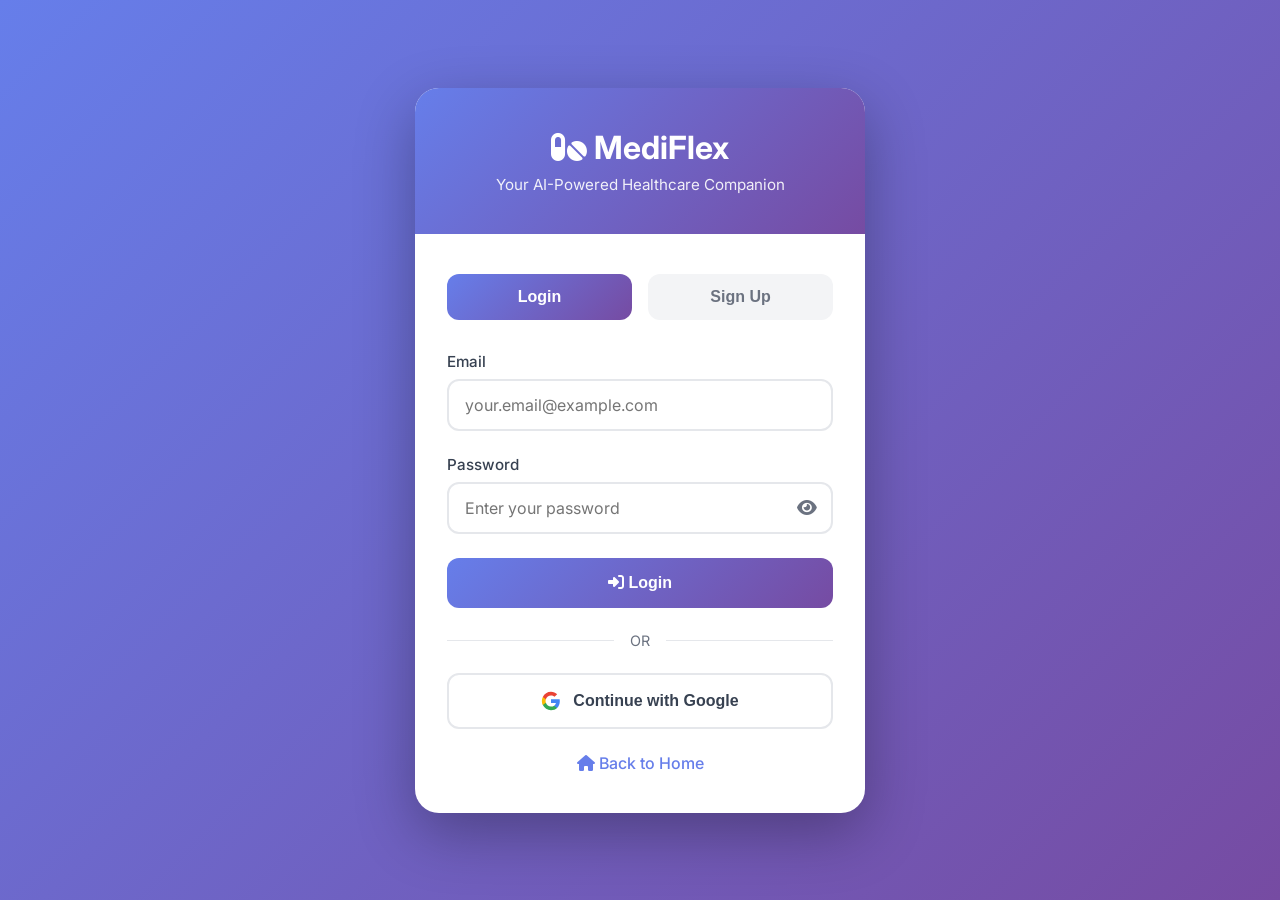
<file: templates/login.html>
<!DOCTYPE html>
<html lang="en">
<head>
    <meta charset="UTF-8">
    <meta name="viewport" content="width=device-width, initial-scale=1.0">
    <title>Login - MediFlex</title>
    <link rel="icon" type="image/png" href="{{ url_for('static', filename='logo.png') }}">
    <link href="https://fonts.googleapis.com/css2?family=Inter:wght@300;400;500;600;700&display=swap" rel="stylesheet">
    <link rel="stylesheet" href="https://cdnjs.cloudflare.com/ajax/libs/font-awesome/6.4.0/css/all.min.css">
    <style>
        * {
            margin: 0;
            padding: 0;
            box-sizing: border-box;
        }

        body {
            font-family: 'Inter', sans-serif;
            background: linear-gradient(135deg, #667eea 0%, #764ba2 100%);
            min-height: 100vh;
            display: flex;
            align-items: center;
            justify-content: center;
            padding: 2rem;
        }

        .auth-container {
            background: white;
            border-radius: 1.5rem;
            box-shadow: 0 20px 60px rgba(0, 0, 0, 0.3);
            max-width: 450px;
            width: 100%;
            overflow: hidden;
        }

        .auth-header {
            background: linear-gradient(135deg, #667eea 0%, #764ba2 100%);
            color: white;
            padding: 2.5rem 2rem;
            text-align: center;
        }

        .auth-header h1 {
            font-size: 2rem;
            margin-bottom: 0.5rem;
        }

        .auth-header p {
            opacity: 0.9;
            font-size: 0.95rem;
        }

        .auth-body {
            padding: 2.5rem 2rem;
        }

        .tab-buttons {
            display: flex;
            gap: 1rem;
            margin-bottom: 2rem;
        }

        .tab-btn {
            flex: 1;
            padding: 0.875rem;
            border: none;
            background: #f3f4f6;
            color: #6b7280;
            font-weight: 600;
            border-radius: 0.75rem;
            cursor: pointer;
            transition: all 0.3s ease;
            font-size: 1rem;
        }

        .tab-btn.active {
            background: linear-gradient(135deg, #667eea 0%, #764ba2 100%);
            color: white;
        }

        .tab-content {
            display: none;
        }

        .tab-content.active {
            display: block;
            animation: fadeIn 0.3s ease;
        }

        @keyframes fadeIn {
            from { opacity: 0; transform: translateY(-10px); }
            to { opacity: 1; transform: translateY(0); }
        }

        .form-group {
            margin-bottom: 1.5rem;
        }

        .form-group label {
            display: block;
            margin-bottom: 0.5rem;
            color: #374151;
            font-weight: 500;
            font-size: 0.95rem;
        }

        .form-input {
            width: 100%;
            padding: 0.875rem 1rem;
            border: 2px solid #e5e7eb;
            border-radius: 0.75rem;
            font-size: 1rem;
            transition: all 0.3s ease;
            font-family: 'Inter', sans-serif;
        }

        .form-input:focus {
            outline: none;
            border-color: #667eea;
            box-shadow: 0 0 0 3px rgba(102, 126, 234, 0.1);
        }

        .password-wrapper {
            position: relative;
        }

        .password-toggle {
            position: absolute;
            right: 1rem;
            top: 50%;
            transform: translateY(-50%);
            background: none;
            border: none;
            color: #6b7280;
            cursor: pointer;
            font-size: 1.1rem;
        }

        .btn-primary {
            width: 100%;
            padding: 1rem;
            background: linear-gradient(135deg, #667eea 0%, #764ba2 100%);
            color: white;
            border: none;
            border-radius: 0.75rem;
            font-weight: 600;
            font-size: 1rem;
            cursor: pointer;
            transition: all 0.3s ease;
        }

        .btn-primary:hover {
            transform: translateY(-2px);
            box-shadow: 0 10px 20px rgba(102, 126, 234, 0.4);
        }

        .btn-primary:disabled {
            opacity: 0.6;
            cursor: not-allowed;
            transform: none;
        }

        .divider {
            display: flex;
            align-items: center;
            text-align: center;
            margin: 1.5rem 0;
            color: #6b7280;
            font-size: 0.9rem;
        }

        .divider::before,
        .divider::after {
            content: '';
            flex: 1;
            border-bottom: 1px solid #e5e7eb;
        }

        .divider span {
            padding: 0 1rem;
        }

        .google-btn {
            width: 100%;
            padding: 1rem;
            background: white;
            color: #374151;
            border: 2px solid #e5e7eb;
            border-radius: 0.75rem;
            font-weight: 600;
            font-size: 1rem;
            cursor: pointer;
            transition: all 0.3s ease;
            display: flex;
            align-items: center;
            justify-content: center;
            gap: 0.75rem;
        }

        .google-btn:hover {
            border-color: #667eea;
            background: #f9fafb;
        }

        .google-icon {
            width: 20px;
            height: 20px;
        }

        .alert {
            padding: 1rem;
            border-radius: 0.75rem;
            margin-bottom: 1.5rem;
            font-size: 0.95rem;
        }

        .alert-success {
            background: #d1fae5;
            color: #065f46;
            border: 1px solid #6ee7b7;
        }

        .alert-error {
            background: #fee2e2;
            color: #991b1b;
            border: 1px solid #fca5a5;
        }

        .alert-info {
            background: #dbeafe;
            color: #1e40af;
            border: 1px solid #93c5fd;
        }

        .home-link {
            text-align: center;
            margin-top: 1.5rem;
        }

        .home-link a {
            color: #667eea;
            text-decoration: none;
            font-weight: 500;
        }

        .home-link a:hover {
            text-decoration: underline;
        }

        .verification-section {
            display: none;
        }

        .verification-section.active {
            display: block;
            animation: fadeIn 0.3s ease;
        }

        .otp-input {
            text-align: center;
            font-size: 1.5rem;
            letter-spacing: 0.5rem;
            font-weight: 600;
        }

        .resend-link {
            text-align: center;
            margin-top: 1rem;
            color: #6b7280;
            font-size: 0.9rem;
        }

        .resend-link button {
            background: none;
            border: none;
            color: #667eea;
            font-weight: 600;
            cursor: pointer;
            text-decoration: underline;
        }

        .loading {
            display: inline-block;
            width: 16px;
            height: 16px;
            border: 2px solid rgba(255, 255, 255, 0.3);
            border-radius: 50%;
            border-top-color: white;
            animation: spin 0.6s linear infinite;
        }

        @keyframes spin {
            to { transform: rotate(360deg); }
        }
    </style>
</head>
<body>
    <div class="auth-container">
        <div class="auth-header">
            <h1><i class="fas fa-pills"></i> MediFlex</h1>
            <p>Your AI-Powered Healthcare Companion</p>
        </div>

        <div class="auth-body">
            <div id="alertBox"></div>

            <!-- Login/Signup Tabs -->
            <div id="authTabs">
                <div class="tab-buttons">
                    <button class="tab-btn active" onclick="switchTab('login')">Login</button>
                    <button class="tab-btn" onclick="switchTab('signup')">Sign Up</button>
                </div>

                <!-- Login Form -->
                <div id="loginTab" class="tab-content active">
                    <form id="loginForm" onsubmit="handleLogin(event)">
                        <div class="form-group">
                            <label for="loginEmail">Email</label>
                            <input type="email" id="loginEmail" class="form-input" required placeholder="your.email@example.com">
                        </div>
                        <div class="form-group">
                            <label for="loginPassword">Password</label>
                            <div class="password-wrapper">
                                <input type="password" id="loginPassword" class="form-input" required placeholder="Enter your password">
                                <button type="button" class="password-toggle" onclick="togglePassword('loginPassword')">
                                    <i class="fas fa-eye"></i>
                                </button>
                            </div>
                        </div>
                        <button type="submit" class="btn-primary" id="loginBtn">
                            <i class="fas fa-sign-in-alt"></i> Login
                        </button>
                    </form>

                    <div class="divider"><span>OR</span></div>

                    <button onclick="googleLogin()" class="google-btn">
                        <svg class="google-icon" viewBox="0 0 24 24">
                            <path fill="#4285F4" d="M22.56 12.25c0-.78-.07-1.53-.2-2.25H12v4.26h5.92c-.26 1.37-1.04 2.53-2.21 3.31v2.77h3.57c2.08-1.92 3.28-4.74 3.28-8.09z"/>
                            <path fill="#34A853" d="M12 23c2.97 0 5.46-.98 7.28-2.66l-3.57-2.77c-.98.66-2.23 1.06-3.71 1.06-2.86 0-5.29-1.93-6.16-4.53H2.18v2.84C3.99 20.53 7.7 23 12 23z"/>
                            <path fill="#FBBC05" d="M5.84 14.09c-.22-.66-.35-1.36-.35-2.09s.13-1.43.35-2.09V7.07H2.18C1.43 8.55 1 10.22 1 12s.43 3.45 1.18 4.93l2.85-2.22.81-.62z"/>
                            <path fill="#EA4335" d="M12 5.38c1.62 0 3.06.56 4.21 1.64l3.15-3.15C17.45 2.09 14.97 1 12 1 7.7 1 3.99 3.47 2.18 7.07l3.66 2.84c.87-2.6 3.3-4.53 6.16-4.53z"/>
                        </svg>
                        Continue with Google
                    </button>
                </div>

                <!-- Signup Form -->
                <div id="signupTab" class="tab-content">
                    <form id="signupForm" onsubmit="handleSignup(event)">
                        <div class="form-group">
                            <label for="signupName">Full Name</label>
                            <input type="text" id="signupName" class="form-input" required placeholder="John Doe">
                        </div>
                        <div class="form-group">
                            <label for="signupEmail">Email</label>
                            <input type="email" id="signupEmail" class="form-input" required placeholder="your.email@example.com">
                        </div>
                        <div class="form-group">
                            <label for="signupPassword">Password</label>
                            <div class="password-wrapper">
                                <input type="password" id="signupPassword" class="form-input" required placeholder="At least 6 characters">
                                <button type="button" class="password-toggle" onclick="togglePassword('signupPassword')">
                                    <i class="fas fa-eye"></i>
                                </button>
                            </div>
                        </div>
                        <button type="submit" class="btn-primary" id="signupBtn">
                            <i class="fas fa-user-plus"></i> Create Account
                        </button>
                    </form>

                    <div class="divider"><span>OR</span></div>

                    <button onclick="googleLogin()" class="google-btn">
                        <svg class="google-icon" viewBox="0 0 24 24">
                            <path fill="#4285F4" d="M22.56 12.25c0-.78-.07-1.53-.2-2.25H12v4.26h5.92c-.26 1.37-1.04 2.53-2.21 3.31v2.77h3.57c2.08-1.92 3.28-4.74 3.28-8.09z"/>
                            <path fill="#34A853" d="M12 23c2.97 0 5.46-.98 7.28-2.66l-3.57-2.77c-.98.66-2.23 1.06-3.71 1.06-2.86 0-5.29-1.93-6.16-4.53H2.18v2.84C3.99 20.53 7.7 23 12 23z"/>
                            <path fill="#FBBC05" d="M5.84 14.09c-.22-.66-.35-1.36-.35-2.09s.13-1.43.35-2.09V7.07H2.18C1.43 8.55 1 10.22 1 12s.43 3.45 1.18 4.93l2.85-2.22.81-.62z"/>
                            <path fill="#EA4335" d="M12 5.38c1.62 0 3.06.56 4.21 1.64l3.15-3.15C17.45 2.09 14.97 1 12 1 7.7 1 3.99 3.47 2.18 7.07l3.66 2.84c.87-2.6 3.3-4.53 6.16-4.53z"/>
                        </svg>
                        Continue with Google
                    </button>
                </div>
            </div>

            <!-- Email Verification -->
            <div id="verificationSection" class="verification-section">
                <div class="alert alert-info">
                    <i class="fas fa-info-circle"></i> Please check your email for a verification code.
                </div>
                <form id="verificationForm" onsubmit="handleVerification(event)">
                    <div class="form-group">
                        <label for="otpCode">Verification Code</label>
                        <input type="text" id="otpCode" class="form-input otp-input" required placeholder="000000" maxlength="6" pattern="[0-9]{6}">
                    </div>
                    <button type="submit" class="btn-primary" id="verifyBtn">
                        <i class="fas fa-check-circle"></i> Verify Email
                    </button>
                </form>
                <div class="resend-link">
                    Didn't receive the code? <button onclick="resendOTP()">Resend OTP</button>
                </div>
            </div>

            <div class="home-link">
                <a href="/"><i class="fas fa-home"></i> Back to Home</a>
            </div>
        </div>
    </div>

    <script>
        let currentEmail = '';

        function switchTab(tab) {
            // Update tab buttons
            document.querySelectorAll('.tab-btn').forEach(btn => btn.classList.remove('active'));
            event.target.classList.add('active');

            // Update tab content
            document.querySelectorAll('.tab-content').forEach(content => content.classList.remove('active'));
            document.getElementById(tab + 'Tab').classList.add('active');

            // Clear alert
            document.getElementById('alertBox').innerHTML = '';
        }

        function togglePassword(inputId) {
            const input = document.getElementById(inputId);
            const icon = event.target.closest('button').querySelector('i');
            
            if (input.type === 'password') {
                input.type = 'text';
                icon.className = 'fas fa-eye-slash';
            } else {
                input.type = 'password';
                icon.className = 'fas fa-eye';
            }
        }

        function showAlert(message, type) {
            const alertBox = document.getElementById('alertBox');
            const icons = {
                success: 'fa-check-circle',
                error: 'fa-exclamation-circle',
                info: 'fa-info-circle'
            };
            alertBox.innerHTML = `
                <div class="alert alert-${type}">
                    <i class="fas ${icons[type]}"></i> ${message}
                </div>
            `;
        }

        async function handleLogin(e) {
            e.preventDefault();
            const btn = document.getElementById('loginBtn');
            const email = document.getElementById('loginEmail').value;
            const password = document.getElementById('loginPassword').value;

            btn.disabled = true;
            btn.innerHTML = '<span class="loading"></span> Logging in...';

            try {
                const response = await fetch('/auth/login', {
                    method: 'POST',
                    headers: {'Content-Type': 'application/json'},
                    body: JSON.stringify({email, password})
                });

                const data = await response.json();

                if (data.success) {
                    showAlert(data.message, 'success');
                    setTimeout(() => window.location.href = '/', 1000);
                } else {
                    if (data.needs_verification) {
                        currentEmail = email;
                        showVerificationSection();
                    } else {
                        showAlert(data.message, 'error');
                    }
                }
            } catch (error) {
                showAlert('An error occurred. Please try again.', 'error');
            } finally {
                btn.disabled = false;
                btn.innerHTML = '<i class="fas fa-sign-in-alt"></i> Login';
            }
        }

        async function handleSignup(e) {
            e.preventDefault();
            const btn = document.getElementById('signupBtn');
            const name = document.getElementById('signupName').value;
            const email = document.getElementById('signupEmail').value;
            const password = document.getElementById('signupPassword').value;

            btn.disabled = true;
            btn.innerHTML = '<span class="loading"></span> Creating account...';

            try {
                const response = await fetch('/auth/signup', {
                    method: 'POST',
                    headers: {'Content-Type': 'application/json'},
                    body: JSON.stringify({name, email, password})
                });

                const data = await response.json();

                if (data.success) {
                    currentEmail = data.email;
                    showAlert(data.message, 'success');
                    setTimeout(() => showVerificationSection(), 1500);
                } else {
                    showAlert(data.message, 'error');
                }
            } catch (error) {
                showAlert('An error occurred. Please try again.', 'error');
            } finally {
                btn.disabled = false;
                btn.innerHTML = '<i class="fas fa-user-plus"></i> Create Account';
            }
        }

        function showVerificationSection() {
            document.getElementById('authTabs').style.display = 'none';
            document.getElementById('verificationSection').classList.add('active');
        }

        async function handleVerification(e) {
            e.preventDefault();
            const btn = document.getElementById('verifyBtn');
            const otp = document.getElementById('otpCode').value;

            btn.disabled = true;
            btn.innerHTML = '<span class="loading"></span> Verifying...';

            try {
                const response = await fetch('/auth/verify-otp', {
                    method: 'POST',
                    headers: {'Content-Type': 'application/json'},
                    body: JSON.stringify({email: currentEmail, otp})
                });

                const data = await response.json();

                if (data.success) {
                    showAlert(data.message, 'success');
                    setTimeout(() => window.location.href = '/', 1500);
                } else {
                    showAlert(data.message, 'error');
                }
            } catch (error) {
                showAlert('An error occurred. Please try again.', 'error');
            } finally {
                btn.disabled = false;
                btn.innerHTML = '<i class="fas fa-check-circle"></i> Verify Email';
            }
        }

        async function resendOTP() {
            try {
                const response = await fetch('/auth/resend-otp', {
                    method: 'POST',
                    headers: {'Content-Type': 'application/json'},
                    body: JSON.stringify({email: currentEmail})
                });

                const data = await response.json();
                showAlert(data.message, data.success ? 'success' : 'error');
            } catch (error) {
                showAlert('An error occurred. Please try again.', 'error');
            }
        }

        function googleLogin() {
            window.location.href = '/auth/google-login';
        }
    </script>
</body>
</html>
</file>
